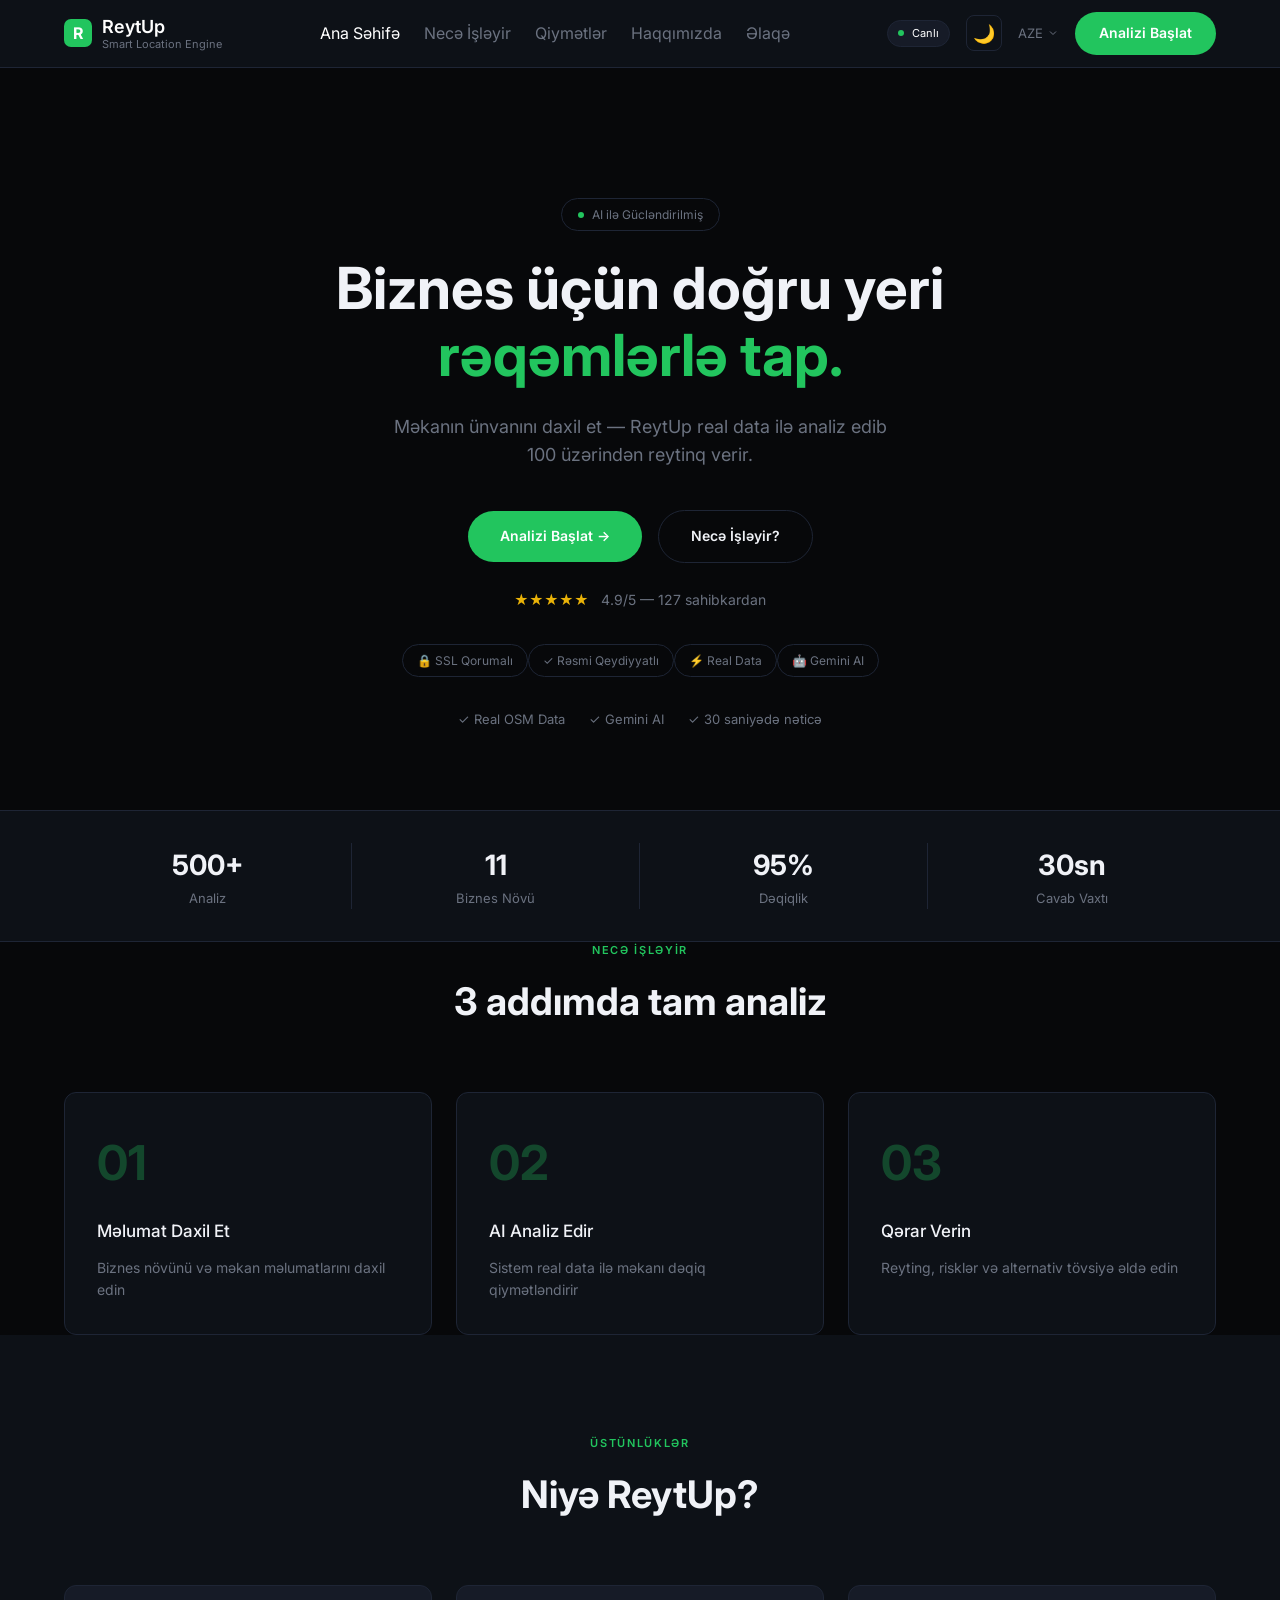
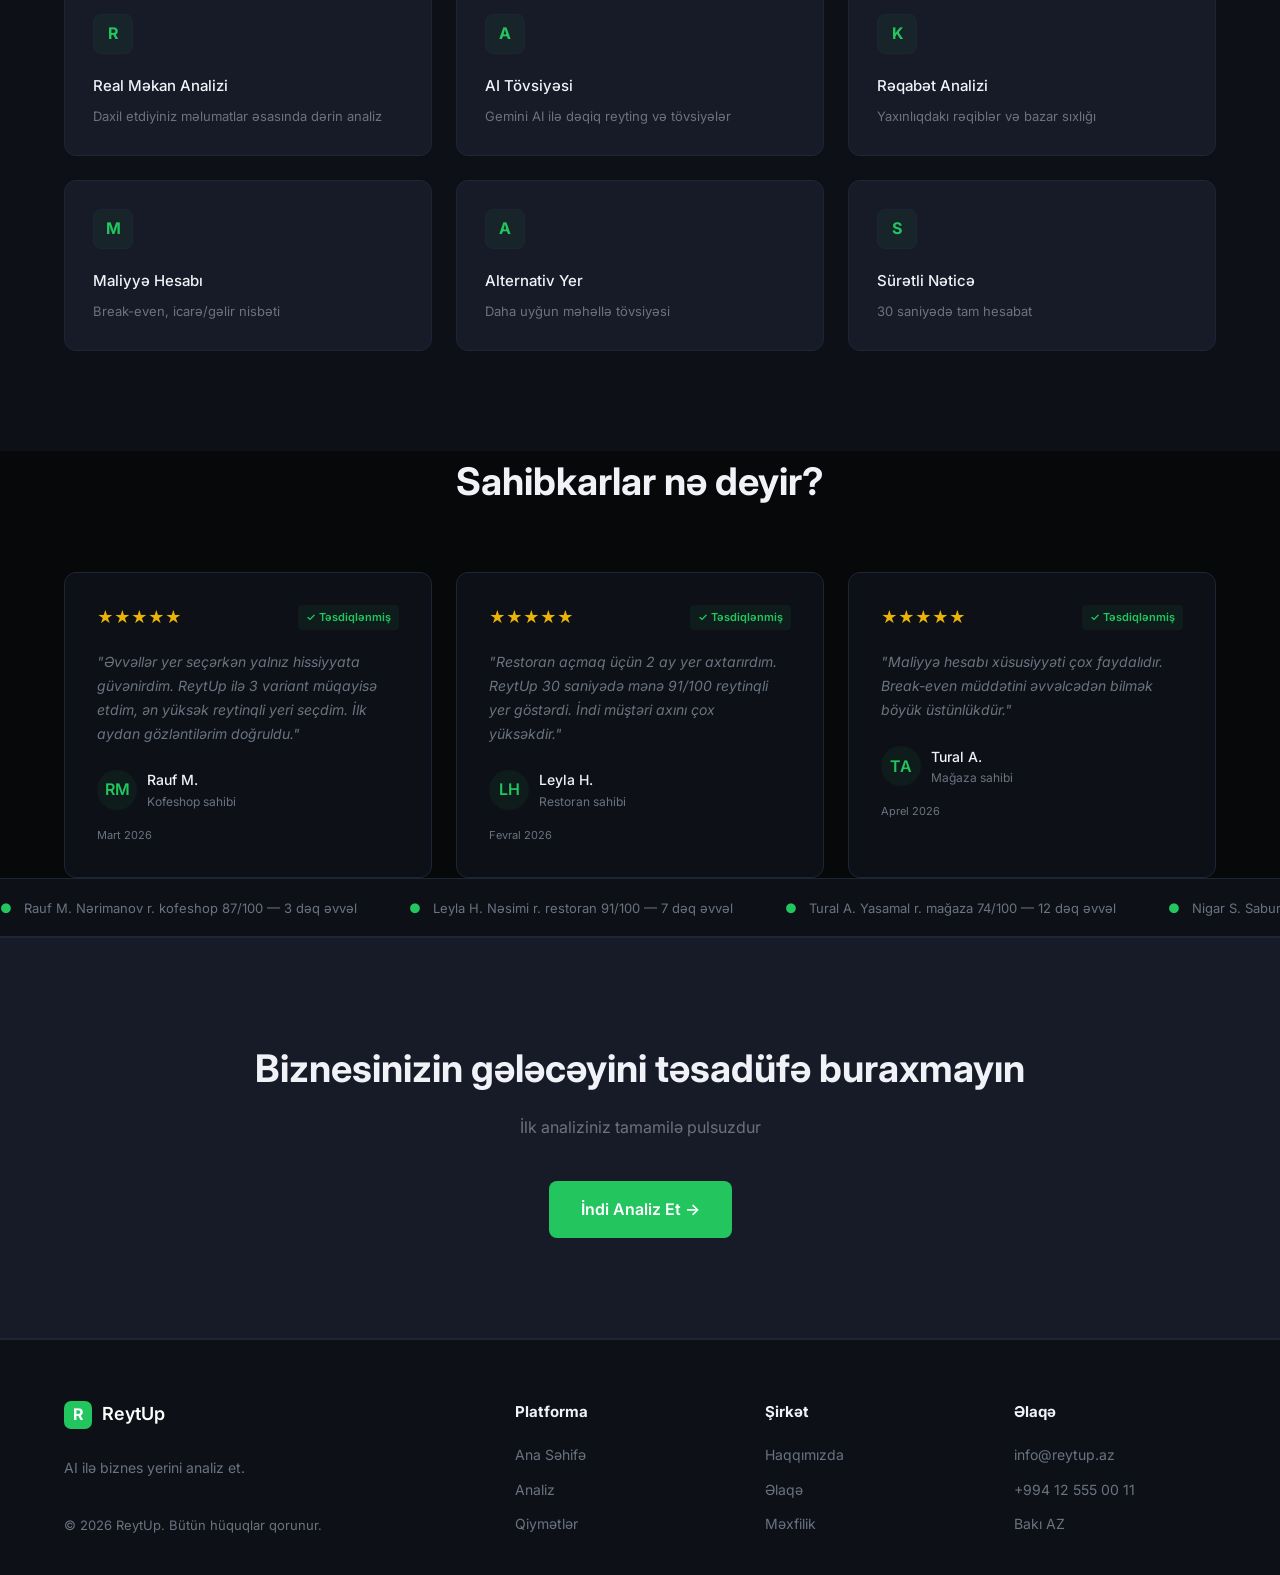
<file: Reytup main/index.html>
<!DOCTYPE html>
<html lang="az">
<head>
    <meta charset="UTF-8">
    <meta name="viewport" content="width=device-width, initial-scale=1.0">
    <title>ReytUp — Biznes üçün doğru yeri rəqəmlərlə tap</title>
    <link rel="stylesheet" href="styles.css">
</head>
<body>

    <div id="nav-container"></div>

    <main>
        <!-- Hero Section -->
        <section class="hero text-center" style="padding: 130px 0 80px;">
            <div class="container">
                <div class="small-badge">
                    <span></span> AI ilə Gücləndirilmiş
                </div>
                <h1 class="h1">
                    Biznes üçün doğru yeri<br>
                    <span style="color: var(--green);">rəqəmlərlə tap.</span>
                </h1>
                <p class="muted" style="max-width: 500px; margin: 24px auto 40px; font-size: 18px;">
                    Məkanın ünvanını daxil et — ReytUp real data ilə analiz edib 100 üzərindən reytinq verir.
                </p>
                <div class="hero-buttons flex items-center justify-center gap-16">
                    <a href="analyze.html" class="btn btn-primary" style="padding: 14px 32px; border-radius: 999px;">Analizi Başlat →</a>
                    <a href="#how" class="btn btn-outline" style="padding: 14px 32px; border-radius: 999px;">Necə İşləyir?</a>
                </div>

                <div class="text-center" style="margin-top: 24px;">
                    <span style="color: var(--yellow); font-size: 14px;">★★★★★</span>
                    <span class="muted" style="font-size: 14px; margin-left: 8px;">4.9/5 — 127 sahibkardan</span>
                </div>

                <div class="flex justify-center flex-mobile-stack gap-12" style="margin-top: 32px;">
                    <div style="border: 1px solid var(--border); border-radius: 999px; padding: 6px 14px; font-size: 12px; color: var(--muted);">🔒 SSL Qorumalı</div>
                    <div style="border: 1px solid var(--border); border-radius: 999px; padding: 6px 14px; font-size: 12px; color: var(--muted);">✓ Rəsmi Qeydiyyatlı</div>
                    <div style="border: 1px solid var(--border); border-radius: 999px; padding: 6px 14px; font-size: 12px; color: var(--muted);">⚡ Real Data</div>
                    <div style="border: 1px solid var(--border); border-radius: 999px; padding: 6px 14px; font-size: 12px; color: var(--muted);">🤖 Gemini AI</div>
                </div>

                <div class="flex justify-center gap-24 muted" style="margin-top: 32px; font-size: 13px;">
                    <span>✓ Real OSM Data</span>
                    <span>✓ Gemini AI</span>
                    <span>✓ 30 saniyədə nəticə</span>
                </div>
            </div>
        </section>

        <!-- Stats Bar -->
        <div style="background: var(--surface); border-top: 1px solid var(--border); border-bottom: 1px solid var(--border); padding: 32px 0;">
            <div class="container grid" style="grid-template-columns: repeat(4, 1fr); text-align: center;">
                <div style="border-right: 1px solid var(--border);">
                    <div style="color: var(--text); font-size: 28px; font-weight: 700;">500+</div>
                    <div class="muted" style="font-size: 13px;">Analiz</div>
                </div>
                <div style="border-right: 1px solid var(--border);">
                    <div style="color: var(--text); font-size: 28px; font-weight: 700;">11</div>
                    <div class="muted" style="font-size: 13px;">Biznes Növü</div>
                </div>
                <div style="border-right: 1px solid var(--border);">
                    <div style="color: var(--text); font-size: 28px; font-weight: 700;">95%</div>
                    <div class="muted" style="font-size: 13px;">Dəqiqlik</div>
                </div>
                <div>
                    <div style="color: var(--text); font-size: 28px; font-weight: 700;">30sn</div>
                    <div class="muted" style="font-size: 13px;">Cavab Vaxtı</div>
                </div>
            </div>
        </div>

        <!-- How It Works -->
        <section id="how" class="container">
            <div class="text-center" style="margin-bottom: 60px;">
                <div style="color: var(--green); font-size: 11px; letter-spacing: 0.15em; font-weight: 600; margin-bottom: 12px;">NECƏ İŞLƏYİR</div>
                <h2 class="h2">3 addımda tam analiz</h2>
            </div>
            <div class="grid grid-3 gap-24" style="grid-template-columns: repeat(3, 1fr);">
                <div class="card">
                    <div style="color: var(--green); font-size: 48px; font-weight: 700; opacity: 0.3; margin-bottom: 16px;">01</div>
                    <h3 style="color: var(--text); font-weight: 500; font-size: 17px; margin-bottom: 12px;">Məlumat Daxil Et</h3>
                    <p class="muted" style="font-size: 14px;">Biznes növünü və məkan məlumatlarını daxil edin</p>
                </div>
                <div class="card">
                    <div style="color: var(--green); font-size: 48px; font-weight: 700; opacity: 0.3; margin-bottom: 16px;">02</div>
                    <h3 style="color: var(--text); font-weight: 500; font-size: 17px; margin-bottom: 12px;">AI Analiz Edir</h3>
                    <p class="muted" style="font-size: 14px;">Sistem real data ilə məkanı dəqiq qiymətləndirir</p>
                </div>
                <div class="card">
                    <div style="color: var(--green); font-size: 48px; font-weight: 700; opacity: 0.3; margin-bottom: 16px;">03</div>
                    <h3 style="color: var(--text); font-weight: 500; font-size: 17px; margin-bottom: 12px;">Qərar Verin</h3>
                    <p class="muted" style="font-size: 14px;">Reyting, risklər və alternativ tövsiyə əldə edin</p>
                </div>
            </div>
        </section>

        <!-- Why ReytUp -->
        <section style="background: var(--surface);">
            <div class="container">
                <div class="text-center" style="margin-bottom: 60px;">
                    <div style="color: var(--green); font-size: 11px; letter-spacing: 0.15em; font-weight: 600; margin-bottom: 12px;">ÜSTÜNLÜKLƏR</div>
                    <h2 class="h2">Niyə ReytUp?</h2>
                </div>
                <div class="grid grid-3 gap-24" style="grid-template-columns: repeat(3, 1fr);">
                    <!-- R -->
                    <div class="card" style="background: var(--surface2); padding: 28px;">
                        <div style="width: 40px; height: 40px; background: var(--green-bg); border: 1px solid var(--border); border-radius: 8px; display: flex; align-items: center; justify-content: center; color: var(--green); font-weight: 700; margin-bottom: 20px;">R</div>
                        <h4 style="color: var(--text); font-weight: 500; font-size: 15px; margin-bottom: 8px;">Real Məkan Analizi</h4>
                        <p class="muted" style="font-size: 13px;">Daxil etdiyiniz məlumatlar əsasında dərin analiz</p>
                    </div>
                    <!-- A -->
                    <div class="card" style="background: var(--surface2); padding: 28px;">
                        <div style="width: 40px; height: 40px; background: var(--green-bg); border: 1px solid var(--border); border-radius: 8px; display: flex; align-items: center; justify-content: center; color: var(--green); font-weight: 700; margin-bottom: 20px;">A</div>
                        <h4 style="color: var(--text); font-weight: 500; font-size: 15px; margin-bottom: 8px;">AI Tövsiyəsi</h4>
                        <p class="muted" style="font-size: 13px;">Gemini AI ilə dəqiq reyting və tövsiyələr</p>
                    </div>
                    <!-- K -->
                    <div class="card" style="background: var(--surface2); padding: 28px;">
                        <div style="width: 40px; height: 40px; background: var(--green-bg); border: 1px solid var(--border); border-radius: 8px; display: flex; align-items: center; justify-content: center; color: var(--green); font-weight: 700; margin-bottom: 20px;">K</div>
                        <h4 style="color: var(--text); font-weight: 500; font-size: 15px; margin-bottom: 8px;">Rəqabət Analizi</h4>
                        <p class="muted" style="font-size: 13px;">Yaxınlıqdakı rəqiblər və bazar sıxlığı</p>
                    </div>
                    <!-- M -->
                    <div class="card" style="background: var(--surface2); padding: 28px;">
                        <div style="width: 40px; height: 40px; background: var(--green-bg); border: 1px solid var(--border); border-radius: 8px; display: flex; align-items: center; justify-content: center; color: var(--green); font-weight: 700; margin-bottom: 20px;">M</div>
                        <h4 style="color: var(--text); font-weight: 500; font-size: 15px; margin-bottom: 8px;">Maliyyə Hesabı</h4>
                        <p class="muted" style="font-size: 13px;">Break-even, icarə/gəlir nisbəti</p>
                    </div>
                    <!-- A -->
                    <div class="card" style="background: var(--surface2); padding: 28px;">
                        <div style="width: 40px; height: 40px; background: var(--green-bg); border: 1px solid var(--border); border-radius: 8px; display: flex; align-items: center; justify-content: center; color: var(--green); font-weight: 700; margin-bottom: 20px;">A</div>
                        <h4 style="color: var(--text); font-weight: 500; font-size: 15px; margin-bottom: 8px;">Alternativ Yer</h4>
                        <p class="muted" style="font-size: 13px;">Daha uyğun məhəllə tövsiyəsi</p>
                    </div>
                    <!-- S -->
                    <div class="card" style="background: var(--surface2); padding: 28px;">
                        <div style="width: 40px; height: 40px; background: var(--green-bg); border: 1px solid var(--border); border-radius: 8px; display: flex; align-items: center; justify-content: center; color: var(--green); font-weight: 700; margin-bottom: 20px;">S</div>
                        <h4 style="color: var(--text); font-weight: 500; font-size: 15px; margin-bottom: 8px;">Sürətli Nəticə</h4>
                        <p class="muted" style="font-size: 13px;">30 saniyədə tam hesabat</p>
                    </div>
                </div>
            </div>
        </section>

        <!-- Testimonials -->
        <section class="container">
            <h2 class="h2 text-center" style="margin-bottom: 60px;">Sahibkarlar nə deyir?</h2>
            <div class="grid grid-3 gap-24" style="grid-template-columns: repeat(3, 1fr);">
                <!-- Testimonial 1 -->
                <div class="card">
                    <div class="flex justify-between items-center" style="margin-bottom: 20px;">
                        <div style="color: var(--yellow);">★★★★★</div>
                        <div style="background: var(--green-bg); color: var(--green); font-size: 11px; padding: 4px 8px; border-radius: 4px; font-weight: 600;">✓ Təsdiqlənmiş</div>
                    </div>
                    <p class="muted" style="font-style: italic; font-size: 14px; line-height: 1.7; margin-bottom: 24px;">
                        "Əvvəllər yer seçərkən yalnız hissiyyata güvənirdim. ReytUp ilə 3 variant müqayisə etdim, ən yüksək reytinqli yeri seçdim. İlk aydan gözləntilərim doğruldu."
                    </p>
                    <div class="flex items-center gap-10">
                        <div style="width: 40px; height: 40px; background: var(--green-bg); border-radius: 50%; display: flex; align-items: center; justify-content: center; color: var(--green); font-weight: 600;">RM</div>
                        <div>
                            <div style="color: var(--text); font-weight: 500; font-size: 14px;">Rauf M.</div>
                            <div class="muted" style="font-size: 12px;">Kofeshop sahibi</div>
                        </div>
                    </div>
                    <div class="muted" style="font-size: 11px; margin-top: 16px;">Mart 2026</div>
                </div>
                <!-- Testimonial 2 -->
                <div class="card">
                    <div class="flex justify-between items-center" style="margin-bottom: 20px;">
                        <div style="color: var(--yellow);">★★★★★</div>
                        <div style="background: var(--green-bg); color: var(--green); font-size: 11px; padding: 4px 8px; border-radius: 4px; font-weight: 600;">✓ Təsdiqlənmiş</div>
                    </div>
                    <p class="muted" style="font-style: italic; font-size: 14px; line-height: 1.7; margin-bottom: 24px;">
                        "Restoran açmaq üçün 2 ay yer axtarırdım. ReytUp 30 saniyədə mənə 91/100 reytinqli yer göstərdi. İndi müştəri axını çox yüksəkdir."
                    </p>
                    <div class="flex items-center gap-10">
                        <div style="width: 40px; height: 40px; background: var(--green-bg); border-radius: 50%; display: flex; align-items: center; justify-content: center; color: var(--green); font-weight: 600;">LH</div>
                        <div>
                            <div style="color: var(--text); font-weight: 500; font-size: 14px;">Leyla H.</div>
                            <div class="muted" style="font-size: 12px;">Restoran sahibi</div>
                        </div>
                    </div>
                    <div class="muted" style="font-size: 11px; margin-top: 16px;">Fevral 2026</div>
                </div>
                <!-- Testimonial 3 -->
                <div class="card">
                    <div class="flex justify-between items-center" style="margin-bottom: 20px;">
                        <div style="color: var(--yellow);">★★★★★</div>
                        <div style="background: var(--green-bg); color: var(--green); font-size: 11px; padding: 4px 8px; border-radius: 4px; font-weight: 600;">✓ Təsdiqlənmiş</div>
                    </div>
                    <p class="muted" style="font-style: italic; font-size: 14px; line-height: 1.7; margin-bottom: 24px;">
                        "Maliyyə hesabı xüsusiyyəti çox faydalıdır. Break-even müddətini əvvəlcədən bilmək böyük üstünlükdür."
                    </p>
                    <div class="flex items-center gap-10">
                        <div style="width: 40px; height: 40px; background: var(--green-bg); border-radius: 50%; display: flex; align-items: center; justify-content: center; color: var(--green); font-weight: 600;">TA</div>
                        <div>
                            <div style="color: var(--text); font-weight: 500; font-size: 14px;">Tural A.</div>
                            <div class="muted" style="font-size: 12px;">Mağaza sahibi</div>
                        </div>
                    </div>
                    <div class="muted" style="font-size: 11px; margin-top: 16px;">Aprel 2026</div>
                </div>
            </div>
        </section>

        <!-- Social Proof Ticker -->
        <div class="ticker-wrap">
            <div class="ticker">
                <div class="ticker-item"><span>●</span> Rauf M. Nərimanov r. kofeshop 87/100 — 3 dəq əvvəl</div>
                <div class="ticker-item"><span>●</span> Leyla H. Nəsimi r. restoran 91/100 — 7 dəq əvvəl</div>
                <div class="ticker-item"><span>●</span> Tural A. Yasamal r. mağaza 74/100 — 12 dəq əvvəl</div>
                <div class="ticker-item"><span>●</span> Nigar S. Sabunçu r. salon 78/100 — 18 dəq əvvəl</div>
                <div class="ticker-item"><span>●</span> Kamran B. Xətai r. fast food 82/100 — 24 dəq əvvəl</div>
                <!-- Duplicate for seamless loop -->
                <div class="ticker-item"><span>●</span> Rauf M. Nərimanov r. kofeshop 87/100 — 3 dəq əvvəl</div>
                <div class="ticker-item"><span>●</span> Leyla H. Nəsimi r. restoran 91/100 — 7 dəq əvvəl</div>
                <div class="ticker-item"><span>●</span> Tural A. Yasamal r. mağaza 74/100 — 12 dəq əvvəl</div>
                <div class="ticker-item"><span>●</span> Nigar S. Sabunçu r. salon 78/100 — 18 dəq əvvəl</div>
                <div class="ticker-item"><span>●</span> Kamran B. Xətai r. fast food 82/100 — 24 dəq əvvəl</div>
            </div>
        </div>

        <!-- CTA Section -->
        <section style="background: var(--surface2); border-top: 1px solid var(--border); border-bottom: 1px solid var(--border);">
            <div class="container text-center">
                <h2 class="h2" style="margin-bottom: 16px;">Biznesinizin gələcəyini təsadüfə buraxmayın</h2>
                <p class="muted" style="margin-bottom: 40px;">İlk analiziniz tamamilə pulsuzdur</p>
                <a href="analyze.html" class="btn btn-primary" style="padding: 16px 32px; font-size: 16px;">İndi Analiz Et →</a>
            </div>
        </section>
    </main>

    <div id="footer-container"></div>

    <script src="nav.js"></script>
</body>
</html>
</file>
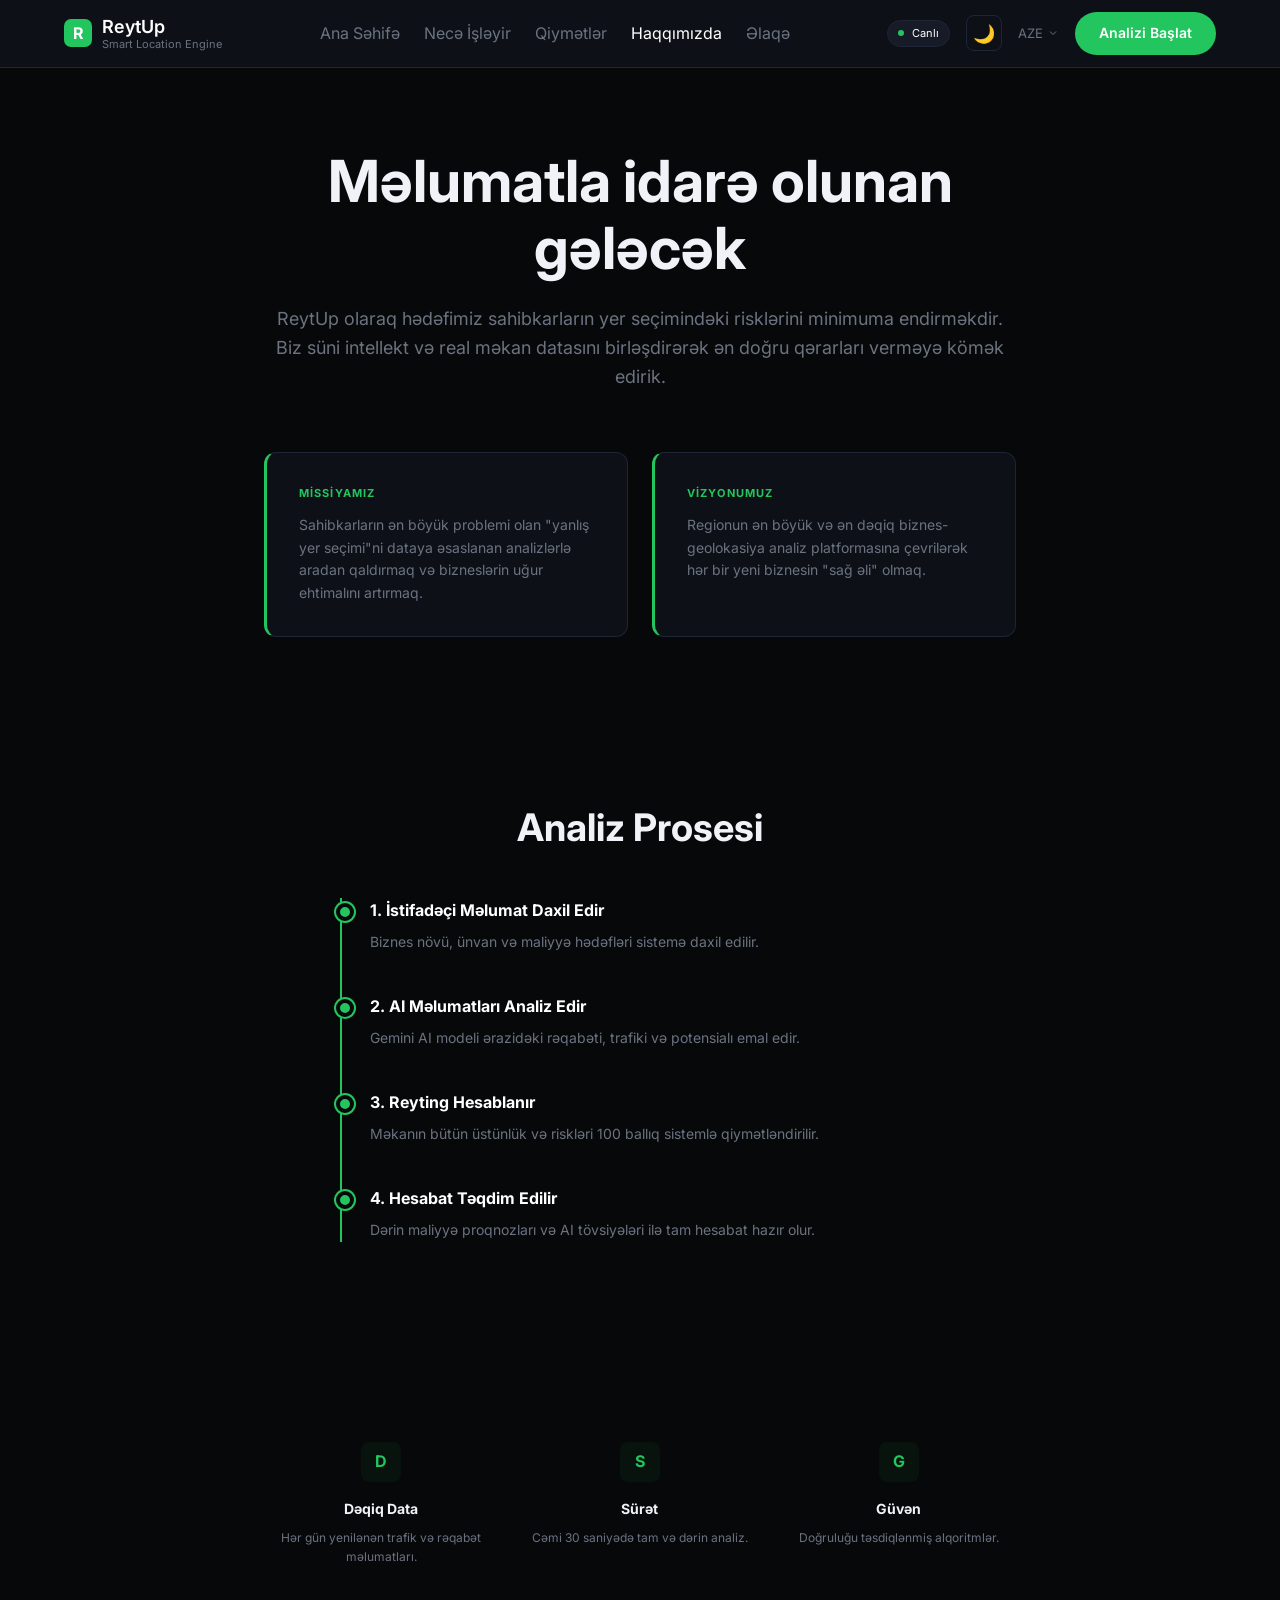
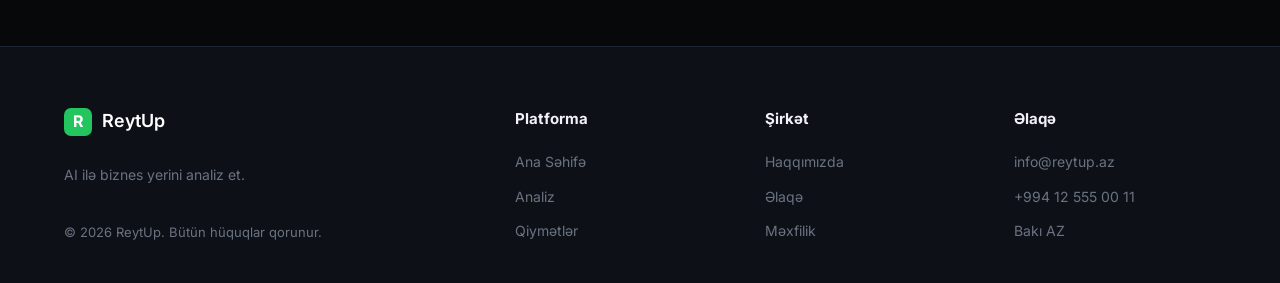
<file: Reytup main/about.html>
<!DOCTYPE html>
<html lang="az">
<head>
    <meta charset="UTF-8">
    <meta name="viewport" content="width=device-width, initial-scale=1.0">
    <title>Haqqımızda — ReytUp</title>
    <link rel="stylesheet" href="styles.css">
    <style>
        .timeline { position: relative; max-width: 600px; margin: 40px auto; padding-left: 30px; }
        .timeline::before { content: ''; position: absolute; left: 0; top: 0; bottom: 0; width: 2px; background: var(--green); }
        .timeline-step { position: relative; margin-bottom: 40px; }
        .timeline-step::before { content: ''; position: absolute; left: -34px; top: 5px; width: 10px; height: 10px; border-radius: 50%; background: var(--green); border: 4px solid var(--bg); box-shadow: 0 0 0 2px var(--green); }
    </style>
</head>
<body>

    <div id="nav-container"></div>

    <main class="container" style="max-width: 800px; padding: 80px 24px;">
        <header class="text-center" style="margin-bottom: 60px;">
            <h1 class="h1">Məlumatla idarə olunan gələcək</h1>
            <p class="muted" style="margin-top: 24px; font-size: 18px;">
                ReytUp olaraq hədəfimiz sahibkarların yer seçimindəki risklərini minimuma endirməkdir.<br>
                Biz süni intellekt və real məkan datasını birləşdirərək ən doğru qərarları verməyə kömək edirik.
            </p>
        </header>

        <div class="grid grid-2 gap-24 flex-mobile-stack" style="grid-template-columns: 1fr 1fr; margin-bottom: 60px;">
            <div class="card" style="border-left: 3px solid var(--green);">
                <div style="color: var(--green); font-size: 11px; letter-spacing: 0.1em; font-weight: 700; margin-bottom: 12px;">MİSSİYAMIZ</div>
                <p class="muted" style="font-size: 14px;">
                    Sahibkarların ən böyük problemi olan "yanlış yer seçimi"ni dataya əsaslanan analizlərlə aradan qaldırmaq və bizneslərin uğur ehtimalını artırmaq.
                </p>
            </div>
            <div class="card" style="border-left: 3px solid var(--green);">
                <div style="color: var(--green); font-size: 11px; letter-spacing: 0.1em; font-weight: 700; margin-bottom: 12px;">VİZYONUMUZ</div>
                <p class="muted" style="font-size: 14px;">
                    Regionun ən böyük və ən dəqiq biznes-geolokasiya analiz platformasına çevrilərək hər bir yeni biznesin "sağ əli" olmaq.
                </p>
            </div>
        </div>

        <section>
            <h2 class="h2 text-center">Analiz Prosesi</h2>
            <div class="timeline">
                <div class="timeline-step">
                    <h3 style="font-size: 16px; color: white; margin-bottom: 8px;">1. İstifadəçi Məlumat Daxil Edir</h3>
                    <p class="muted" style="font-size: 14px;">Biznes növü, ünvan və maliyyə hədəfləri sistemə daxil edilir.</p>
                </div>
                <div class="timeline-step">
                    <h3 style="font-size: 16px; color: white; margin-bottom: 8px;">2. AI Məlumatları Analiz Edir</h3>
                    <p class="muted" style="font-size: 14px;">Gemini AI modeli ərazidəki rəqabəti, trafiki və potensialı emal edir.</p>
                </div>
                <div class="timeline-step">
                    <h3 style="font-size: 16px; color: white; margin-bottom: 8px;">3. Reyting Hesablanır</h3>
                    <p class="muted" style="font-size: 14px;">Məkanın bütün üstünlük və riskləri 100 ballıq sistemlə qiymətləndirilir.</p>
                </div>
                <div class="timeline-step">
                    <h3 style="font-size: 16px; color: white; margin-bottom: 8px;">4. Hesabat Təqdim Edilir</h3>
                    <p class="muted" style="font-size: 14px;">Dərin maliyyə proqnozları və AI tövsiyələri ilə tam hesabat hazır olur.</p>
                </div>
            </div>
        </section>

        <div class="grid grid-3 gap-24" style="grid-template-columns: repeat(3, 1fr); margin-top: 60px;">
            <div class="text-center">
                <div style="width: 40px; height: 40px; background: var(--green-bg); border-radius: 8px; display: flex; align-items: center; justify-content: center; color: var(--green); margin: 0 auto 16px; font-weight: 700;">D</div>
                <h4 style="font-size: 14px; margin-bottom: 8px;">Dəqiq Data</h4>
                <p class="muted" style="font-size: 12px;">Hər gün yenilənən trafik və rəqabət məlumatları.</p>
            </div>
            <div class="text-center">
                <div style="width: 40px; height: 40px; background: var(--green-bg); border-radius: 8px; display: flex; align-items: center; justify-content: center; color: var(--green); margin: 0 auto 16px; font-weight: 700;">S</div>
                <h4 style="font-size: 14px; margin-bottom: 8px;">Sürət</h4>
                <p class="muted" style="font-size: 12px;">Cəmi 30 saniyədə tam və dərin analiz.</p>
            </div>
            <div class="text-center">
                <div style="width: 40px; height: 40px; background: var(--green-bg); border-radius: 8px; display: flex; align-items: center; justify-content: center; color: var(--green); margin: 0 auto 16px; font-weight: 700;">G</div>
                <h4 style="font-size: 14px; margin-bottom: 8px;">Güvən</h4>
                <p class="muted" style="font-size: 12px;">Doğruluğu təsdiqlənmiş alqoritmlər.</p>
            </div>
        </div>
    </main>

    <div id="footer-container"></div>

    <script src="nav.js"></script>
</body>
</html>
</file>
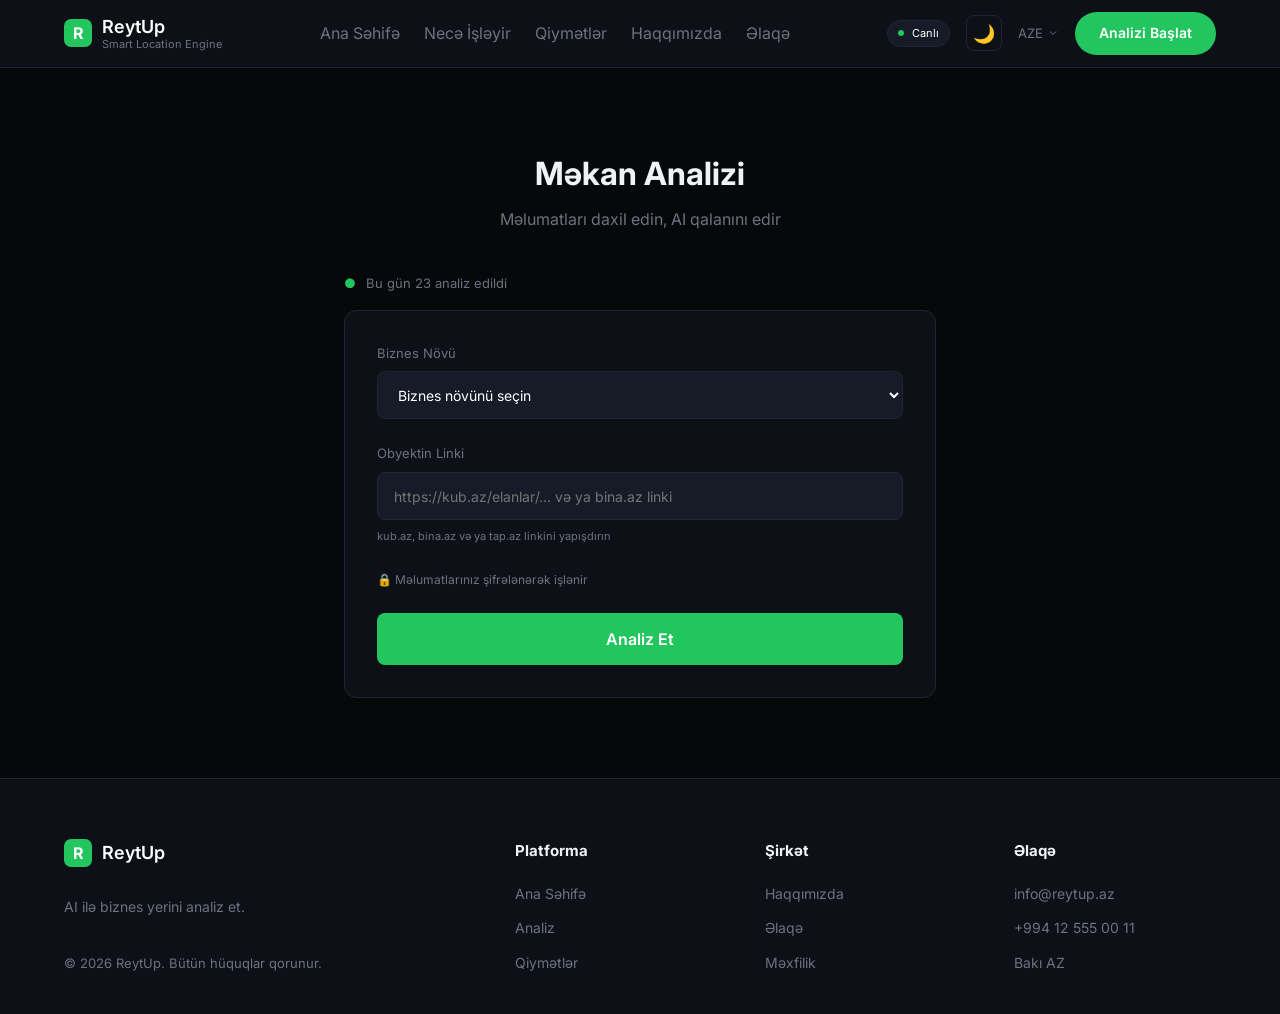
<file: Reytup main/analyze.html>
<!DOCTYPE html>
<html lang="az">
<head>
    <meta charset="UTF-8">
    <meta name="viewport" content="width=device-width, initial-scale=1.0">
    <title>Məkan Analizi — ReytUp</title>
    <link rel="stylesheet" href="styles.css">
    <style>
        .form-group { margin-bottom: 24px; width: 100%; }
        .form-label { display: block; color: var(--muted); font-size: 13px; margin-bottom: 8px; }
        .form-input { 
            width: 100%; background: var(--surface2); border: 1px solid var(--border); 
            border-radius: 8px; height: 48px; color: white; padding: 0 16px; transition: var(--transition);
        }
        .form-input:focus { border-color: var(--green); outline: none; }
        
        /* Loading Styles */
        #loading-state { display: none; margin-top: 32px; }
        .step { display: flex; align-items: center; gap: 12px; margin-bottom: 12px; font-size: 14px; opacity: 0.5; }
        .step.active { opacity: 1; }
        .step.completed { color: var(--green); opacity: 1; }
        .dot { width: 8px; height: 8px; border-radius: 50%; background: var(--border); }
        .step.active .dot { background: var(--green); animation: pulse 1.5s infinite; }
        .step.completed .dot { background: var(--green); }
        
        @keyframes pulse {
            0% { transform: scale(1); opacity: 1; }
            50% { transform: scale(1.5); opacity: 0.5; }
            100% { transform: scale(1); opacity: 1; }
        }

        #progress-bar-container { 
            width: 100%; height: 4px; background: var(--surface2); border-radius: 2px; margin-top: 24px; overflow: hidden;
        }
        #progress-bar-fill { height: 100%; background: var(--green); width: 0%; transition: width 0.3s; }

        /* Results Styles */
        #results-container { display: none; margin-top: 40px; animation: fadeInUp 0.5s ease-out; }
        @keyframes fadeInUp { from { opacity: 0; transform: translateY(20px); } to { opacity: 1; transform: translateY(0); } }

        .score-circle {
            position: relative; width: 120px; height: 120px; display: flex; align-items: center; justify-content: center;
        }
        .score-circle svg { transform: rotate(-90deg); }
        .score-circle .bg { fill: none; stroke: var(--border); stroke-width: 8; }
        .score-circle .progress { fill: none; stroke: var(--green); stroke-width: 8; stroke-linecap: round; transition: stroke-dashoffset 1s ease-out; }
        .score-number { position: absolute; font-size: 32px; font-weight: 700; color: white; }

        .breakdown-bar { height: 6px; background: var(--surface2); border-radius: 3px; position: relative; margin: 8px 0 16px; }
        .breakdown-fill { height: 100%; background: var(--green); border-radius: 3px; position: absolute; left: 0; width: 0; transition: width 1s ease-out; }

        .point-item { display: flex; align-items: center; gap: 10px; margin-bottom: 12px; font-size: 14px; }
        .point-dot { width: 8px; height: 8px; border-radius: 50%; flex-shrink: 0; }
    </style>
</head>
<body>

    <div id="nav-container"></div>

    <main class="container" style="max-width: 640px; padding: 80px 24px;">
        <div class="text-center" style="margin-bottom: 40px;">
            <h1 style="font-size: 32px; font-weight: 700; margin-bottom: 8px;">Məkan Analizi</h1>
            <p class="muted">Məlumatları daxil edin, AI qalanını edir</p>
        </div>

        <div id="live-counter" style="margin-bottom: 16px; font-size: 13px;">
            <span style="color: var(--green); margin-right: 6px;">●</span> 
            <span class="muted">Bu gün <span id="counter-val">23</span> analiz edildi</span>
        </div>

        <div class="card" id="form-card">
            <form id="analyze-form">
                <div class="form-group">
                    <label class="form-label">Biznes Növü</label>
                    <select class="form-input" id="business_type" required>
                        <option value="" disabled selected>Biznes növünü seçin</option>
                        <option value="Kofeshop">Kofeshop</option>
                        <option value="Restoran">Restoran</option>
                        <option value="Fast Food">Fast Food</option>
                        <option value="Mağaza">Mağaza</option>
                        <option value="Gözəllik Salonu">Gözəllik Salonu</option>
                        <option value="Tibb Mərkəzi">Tibb Mərkəzi</option>
                    </select>
                </div>

                <div class="form-group">
                    <label class="form-label">Obyektin Linki</label>
                    <input type="url" class="form-input" id="obyekt_url" placeholder="https://kub.az/elanlar/... və ya bina.az linki" required>
                    <div class="muted" style="font-size: 11px; margin-top: 8px;">kub.az, bina.az və ya tap.az linkini yapışdırın</div>
                </div>

                <div style="margin-bottom: 24px; color: var(--muted); font-size: 12px;">
                    🔒 Məlumatlarınız şifrələnərək işlənir
                </div>

                <button type="submit" class="btn btn-primary" style="width: 100%; height: 52px; font-size: 16px;">Analiz Et</button>
            </form>

            <!-- Loading State -->
            <div id="loading-state">
                <div class="step" id="step-1">
                    <div class="dot"></div>
                    <span>Məlumatlar qəbul edildi</span>
                </div>
                <div class="step" id="step-2">
                    <div class="dot"></div>
                    <span>AI analiz aparır...</span>
                </div>
                <div class="step" id="step-3">
                    <div class="dot"></div>
                    <span>Hesabat hazırlanır</span>
                </div>
                <div id="progress-bar-container">
                    <div id="progress-bar-fill"></div>
                </div>
            </div>
        </div>

        <!-- Results -->
        <div id="results-container">
            <div class="flex justify-between" style="margin-bottom: 12px;">
                 <span class="muted" id="result-id" style="font-size: 11px;">Analiz ID: #RU-8432</span>
                 <span class="muted" id="result-date" style="font-size: 11px;">17.04.2026</span>
            </div>

            <div class="card" style="margin-bottom: 24px;">
                <div class="flex items-center gap-24">
                    <div class="score-circle">
                        <svg width="120" height="120">
                            <circle class="bg" cx="60" cy="60" r="54"></circle>
                            <circle class="progress" id="score-ring" cx="60" cy="60" r="54" stroke-dasharray="339.29" stroke-dashoffset="339.29"></circle>
                        </svg>
                        <div class="score-number"><span id="score-val">0</span><span style="font-size: 14px; opacity: 0.5;">/100</span></div>
                    </div>
                    <div>
                        <div id="verdict-badge" style="display: inline-block; padding: 8px 16px; border-radius: 8px; font-weight: 600; font-size: 14px; margin-bottom: 8px;">Tövsiyə edilir</div>
                        <div class="muted" style="font-size: 12px;">Məlumat mənbəyi: Gemini AI</div>
                    </div>
                </div>

                <div style="margin-top: 32px;">
                    <div class="muted" style="font-size: 11px; letter-spacing: 0.1em; font-weight: 700; margin-bottom: 16px;">XAL BÖLGÜSÜ</div>
                    <div id="breakdown-list">
                        <!-- Bars go here -->
                        <div class="flex justify-between muted" style="font-size: 12px;"><span>Trafik</span> <span>/25</span></div>
                        <div class="breakdown-bar"><div class="breakdown-fill" data-val="22" style="width: 0;"></div></div>
                        
                        <div class="flex justify-between muted" style="font-size: 12px;"><span>Rəqabət</span> <span>/20</span></div>
                        <div class="breakdown-bar"><div class="breakdown-fill" data-val="18" style="width: 0;"></div></div>
                        
                        <div class="flex justify-between muted" style="font-size: 12px;"><span>Maliyyə</span> <span>/20</span></div>
                        <div class="breakdown-bar"><div class="breakdown-fill" data-val="15" style="width: 0;"></div></div>
                    </div>
                </div>
            </div>

            <div class="grid gap-24 flex-mobile-stack" style="grid-template-columns: 1fr 1fr; margin-bottom: 24px;">
                <div class="card" style="padding: 24px;">
                    <h4 style="font-size: 15px; margin-bottom: 16px;">Müsbət Tərəflər</h4>
                    <div id="positives-list"></div>
                </div>
                <div class="card" style="padding: 24px;">
                    <h4 style="font-size: 15px; margin-bottom: 16px;">Risklər</h4>
                    <div id="negatives-list"></div>
                </div>
            </div>

            <div class="grid gap-24 flex-mobile-stack" style="grid-template-columns: 1fr 1fr; margin-bottom: 24px;">
                <div class="card text-center" style="padding: 20px;">
                    <div class="muted" style="font-size: 12px; margin-bottom: 4px;">Break-even</div>
                    <div style="font-size: 24px; font-weight: 700;" id="stat-breakeven">-- ay</div>
                </div>
                <div class="card text-center" style="padding: 20px;">
                    <div class="muted" style="font-size: 12px; margin-bottom: 4px;">İcarə/Gəlir</div>
                    <div style="font-size: 24px; font-weight: 700;" id="stat-ratio">--%</div>
                </div>
            </div>

            <div class="card" style="border-left: 3px solid var(--green); padding: 20px; margin-bottom: 24px;">
                <div style="color: var(--green); font-size: 10px; letter-spacing: 0.1em; font-weight: 700; margin-bottom: 8px;">TÖVSİYƏ OLUNAN ALTERNATİV</div>
                <div style="font-weight: 600; font-size: 18px; margin-bottom: 4px;" id="alt-name">--</div>
                <p class="muted" style="font-size: 14px;" id="alt-reason">--</p>
            </div>

            <div class="card" style="background: var(--surface); text-align: center; font-style: italic; font-size: 13px; color: var(--muted); margin-bottom: 32px;">
                <p id="result-summary">--</p>
            </div>

            <button class="btn btn-outline" id="reset-btn" style="width: 100%; border-color: var(--green); color: var(--green);">Yeni Analiz</button>
        </div>
    </main>

    <div id="footer-container"></div>

    <script src="nav.js"></script>
    <script>
        // Live Counter logic
        const counterVal = document.getElementById('counter-val');
        let count = 23;
        setInterval(() => {
            count += Math.floor(Math.random() * 3) - 1;
            if (count < 18) count = 18;
            if (count > 35) count = 35;
            counterVal.textContent = count;
        }, 30000);

        const form = document.getElementById('analyze-form');
        const formCard = document.getElementById('form-card');
        const loadingState = document.getElementById('loading-state');
        const resultsContainer = document.getElementById('results-container');
        const progressBar = document.getElementById('progress-bar-fill');

        form.addEventListener('submit', async (e) => {
            e.preventDefault();
            
            // Collect data
            const formData = {
                url: document.getElementById('obyekt_url').value,
                business_type: document.getElementById('business_type').value
            };

            // Switch UI to loading
            form.style.display = 'none';
            loadingState.style.display = 'block';

            try {
                // Step-by-step loading animation
                updateLoading(1, 10);
                
                // Start API Call immediately while animating steps
                const apiPromise = fetch('https://shakarzade.app.n8n.cloud/webhook/analyze', {
                    method: 'POST',
                    headers: { 'Content-Type': 'application/json' },
                    body: JSON.stringify(formData)
                });

                await delay(2000);
                updateLoading(2, 40);
                
                await delay(3000);
                updateLoading(3, 70);

                const response = await apiPromise;
                const data = await response.json();
                
                updateLoading(4, 100);
                await delay(500);

                renderResults(data);
            } catch (err) {
                console.error(err);
                alert('Xəta baş verdi. Zəhmət olmasa yenidən yoxlayın.');
                location.reload();
            }
        });

        function updateLoading(step, progress) {
            progressBar.style.width = progress + '%';
            if (step > 0) {
                const prev = document.getElementById(`step-${step-1}`);
                if (prev) prev.classList.add('completed');
                const curr = document.getElementById(`step-${step}`);
                if (curr) curr.classList.add('active');
            }
        }

        function delay(ms) { return new Promise(res => setTimeout(res, ms)); }

        function renderResults(data) {
            loadingState.style.display = 'none';
            formCard.style.display = 'none';
            resultsContainer.style.display = 'block';

            // Set Meta
            document.getElementById('result-id').textContent = 'Analiz ID: #RU-' + Math.floor(1000 + Math.random() * 9000);
            document.getElementById('result-date').textContent = new Date().toLocaleDateString('az-AZ');

            // Score animation
            const score = data.score || 85;
            const scoreVal = document.getElementById('score-val');
            const ring = document.getElementById('score-ring');
            const circumference = 339.29;
            
            let current = 0;
            const interval = setInterval(() => {
                if (current >= score) {
                    clearInterval(interval);
                } else {
                    current++;
                    scoreVal.textContent = current;
                    const offset = circumference - (current / 100) * circumference;
                    ring.style.strokeDashoffset = offset;
                }
            }, 20);

            // Verdict badge color
            const badge = document.getElementById('verdict-badge');
            if (score >= 80) {
                badge.textContent = 'Tövsiyə edilir';
                badge.style.background = 'var(--green-bg)';
                badge.style.color = 'var(--green)';
                ring.style.stroke = 'var(--green)';
            } else if (score >= 60) {
                badge.textContent = 'Risklidir';
                badge.style.background = 'rgba(234,179,8,0.1)';
                badge.style.color = 'var(--yellow)';
                ring.style.stroke = 'var(--yellow)';
            } else {
                badge.textContent = 'Tövsiyə edilmir';
                badge.style.background = 'var(--red-bg)';
                badge.style.color = 'var(--red)';
                ring.style.stroke = 'var(--red)';
            }

            // Breakdown bars
            const bars = document.querySelectorAll('.breakdown-fill');
            setTimeout(() => {
                bars.forEach((bar, i) => {
                    // Logic for breakdown values from data or mock
                    const vals = [data.traffic_score || 20, data.competition_score || 18, data.finance_score || 15];
                    const maxs = [25, 20, 20];
                    bar.style.width = (vals[i] / maxs[i] * 100) + '%';
                });
            }, 100);

            // Lists
            const posList = document.getElementById('positives-list');
            const negList = document.getElementById('negatives-list');
            
            (data.positives || ["Yüksək piyada trafiki", "Rəqabət azlığı", "Görünürlük yaxşı"]).forEach(text => {
                posList.innerHTML += `<div class="point-item"><div class="point-dot" style="background: var(--green);"></div><span>${text}</span></div>`;
            });
            
            (data.negatives || ["Yüksək icarə haqqı", "Parkinq problemi"]).forEach(text => {
                negList.innerHTML += `<div class="point-item"><div class="point-dot" style="background: var(--red);"></div><span>${text}</span></div>`;
            });

            // Stats
            document.getElementById('stat-breakeven').textContent = (data.breakeven_months || 14) + ' ay';
            document.getElementById('stat-ratio').textContent = (data.rent_income_ratio || 18) + '%';

            // Alternative
            document.getElementById('alt-name').textContent = data.alternative_location || "Nəsimi r., 28 May m/s yaxınlığı";
            document.getElementById('alt-reason').textContent = data.alternative_reason || "Bu biznes növü üçün daha yüksək müştəri sıxlığı olan ərazidir.";
            
            // Summary
            document.getElementById('result-summary').textContent = data.summary || "Bu məkan ümumilikdə biznesiniz üçün uyğundur, lakin maliyyə risklərinə diqqət yetirilməlidir.";
        }

        document.getElementById('reset-btn').addEventListener('click', () => {
            resultsContainer.style.display = 'none';
            formCard.style.display = 'block';
            form.style.display = 'block';
            form.reset();
            // Clear lists
            document.getElementById('positives-list').innerHTML = '';
            document.getElementById('negatives-list').innerHTML = '';
            // Reset Progress
            progressBar.style.width = '0%';
            document.querySelectorAll('.step').forEach(s => s.className = 'step');
        });
    </script>
</body>
</html>
</file>
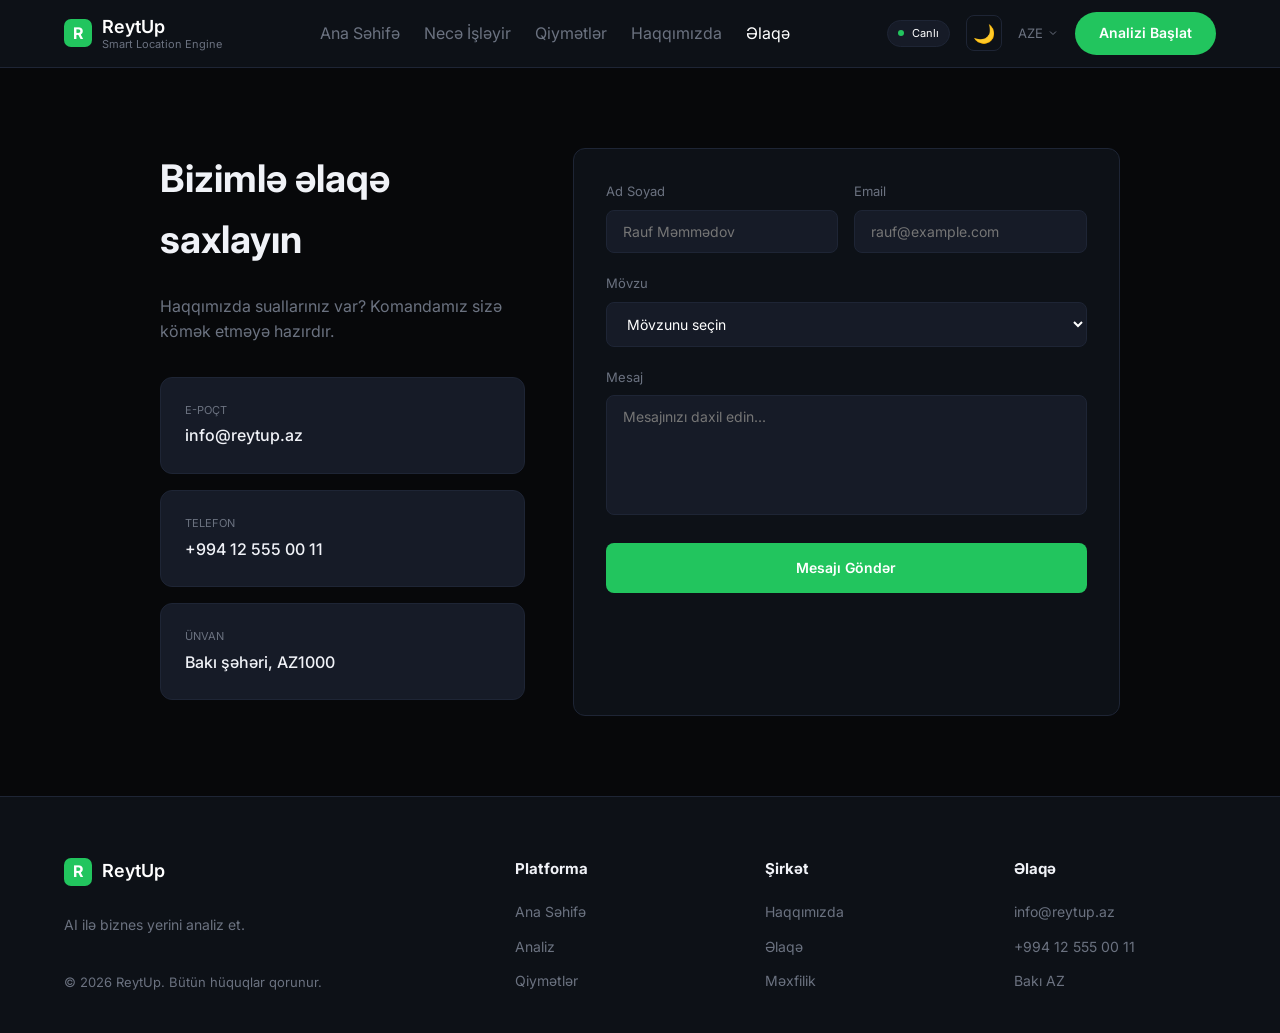
<file: Reytup main/contact.html>
<!DOCTYPE html>
<html lang="az">
<head>
    <meta charset="UTF-8">
    <meta name="viewport" content="width=device-width, initial-scale=1.0">
    <title>Əlaqə — ReytUp</title>
    <link rel="stylesheet" href="styles.css">
    <style>
        .contact-grid { display: grid; grid-template-columns: 1fr 1.5fr; gap: 48px; max-width: 960px; margin: 0 auto; }
        .contact-info-card { background: var(--surface2); border: 1px solid var(--border); border-radius: 12px; padding: 24px; margin-bottom: 16px; transition: var(--transition); }
        .contact-info-card:hover { border-color: var(--green); }
        .form-label { display: block; color: var(--muted); font-size: 13px; margin-bottom: 8px; }
        .form-input { 
            width: 100%; background: var(--surface2); border: 1px solid var(--border); 
            border-radius: 8px; padding: 12px 16px; color: white; transition: var(--transition); margin-bottom: 20px;
        }
        .form-input:focus { border-color: var(--green); outline: none; }
        textarea.form-input { height: 120px; resize: none; }
        
        #success-msg { display: none; background: var(--green-bg); color: var(--green); border: 1px solid var(--green); border-radius: 12px; padding: 32px; text-align: center; }
    </style>
</head>
<body>

    <div id="nav-container"></div>

    <main class="container" style="padding: 80px 24px;">
        <div class="contact-grid flex-mobile-stack">
            <!-- Left: Info -->
            <div>
                <h2 class="h2">Bizimlə əlaqə saxlayın</h2>
                <p class="muted" style="margin-bottom: 32px;">Haqqımızda suallarınız var? Komandamız sizə kömək etməyə hazırdır.</p>
                
                <div class="contact-info-card">
                    <div style="color: var(--muted); font-size: 11px; margin-bottom: 4px;">E-POÇT</div>
                    <div style="font-weight: 500;">info@reytup.az</div>
                </div>
                
                <div class="contact-info-card">
                    <div style="color: var(--muted); font-size: 11px; margin-bottom: 4px;">TELEFON</div>
                    <div style="font-weight: 500;">+994 12 555 00 11</div>
                </div>
                
                <div class="contact-info-card">
                    <div style="color: var(--muted); font-size: 11px; margin-bottom: 4px;">ÜNVAN</div>
                    <div style="font-weight: 500;">Bakı şəhəri, AZ1000</div>
                </div>
            </div>

            <!-- Right: Form -->
            <div class="card" id="form-card">
                <form id="contact-form">
                    <div class="grid grid-2 gap-16" style="grid-template-columns: 1fr 1fr;">
                        <div>
                            <label class="form-label">Ad Soyad</label>
                            <input type="text" class="form-input" placeholder="Rauf Məmmədov" required>
                        </div>
                        <div>
                            <label class="form-label">Email</label>
                            <input type="email" class="form-input" placeholder="rauf@example.com" required>
                        </div>
                    </div>
                    
                    <label class="form-label">Mövzu</label>
                    <select class="form-input" required>
                        <option value="" disabled selected>Mövzunu seçin</option>
                        <option value="Destek">Texniki Dəstək</option>
                        <option value="Satis">Satış və Qiymətlər</option>
                        <option value="Emekdashliq">Əməkdaşlıq</option>
                        <option value="Diger">Digər</option>
                    </select>
                    
                    <label class="form-label">Mesaj</label>
                    <textarea class="form-input" placeholder="Mesajınızı daxil edin..."></textarea>
                    
                    <button type="submit" class="btn btn-primary" style="width: 100%; height: 50px;">Mesajı Göndər</button>
                </form>

                <div id="success-msg">
                    <div style="font-size: 32px; margin-bottom: 16px;">✉️</div>
                    <h3 style="margin-bottom: 8px;">Mesajınız göndərildi!</h3>
                    <p style="font-size: 14px; opacity: 0.8;">Qısa zamanda sizinlə əlaqə saxlayacağıq.</p>
                    <button class="btn btn-outline" style="margin-top: 24px; border-color: var(--green); color: var(--green);" onclick="location.reload()">Yeni Mesaj</button>
                </div>
            </div>
        </div>
    </main>

    <div id="footer-container"></div>

    <script src="nav.js"></script>
    <script>
        document.getElementById('contact-form').addEventListener('submit', (e) => {
            e.preventDefault();
            document.getElementById('contact-form').style.display = 'none';
            document.getElementById('success-msg').style.display = 'block';
        });
    </script>
</body>
</html>
</file>
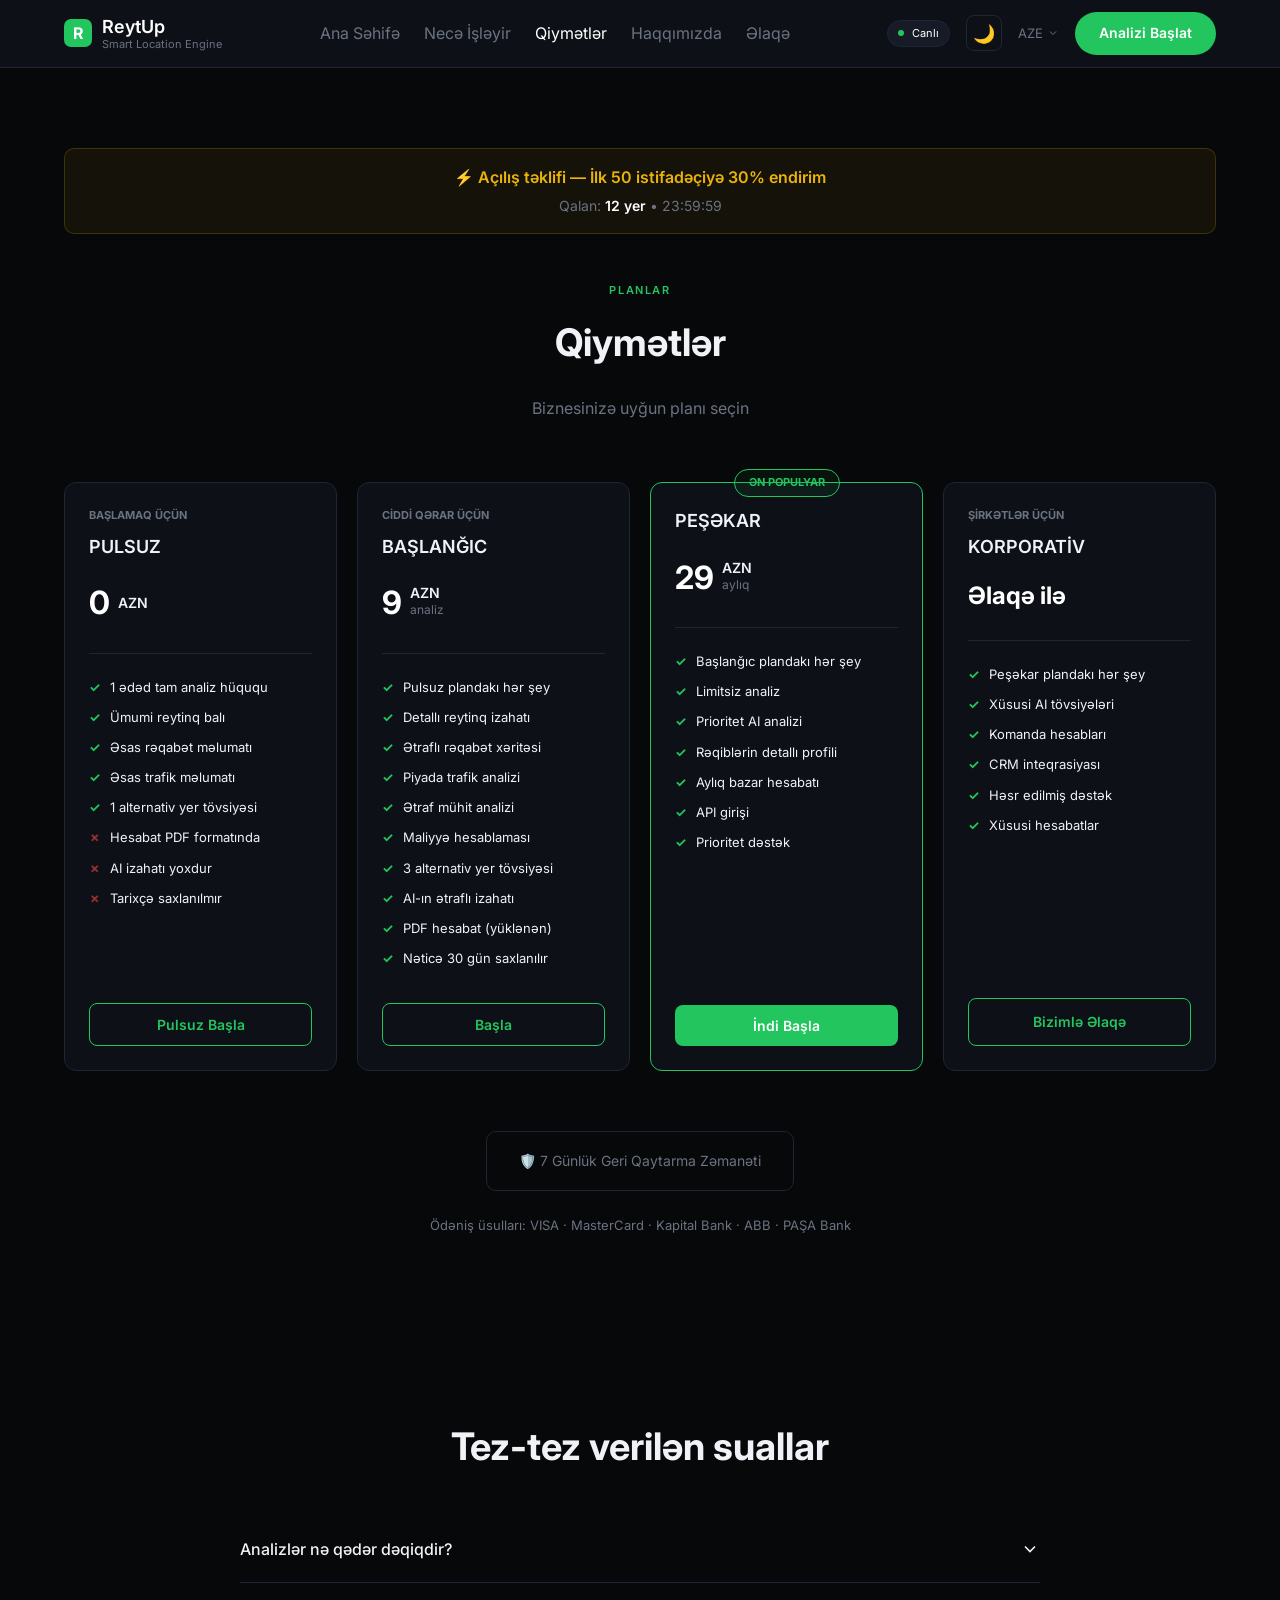
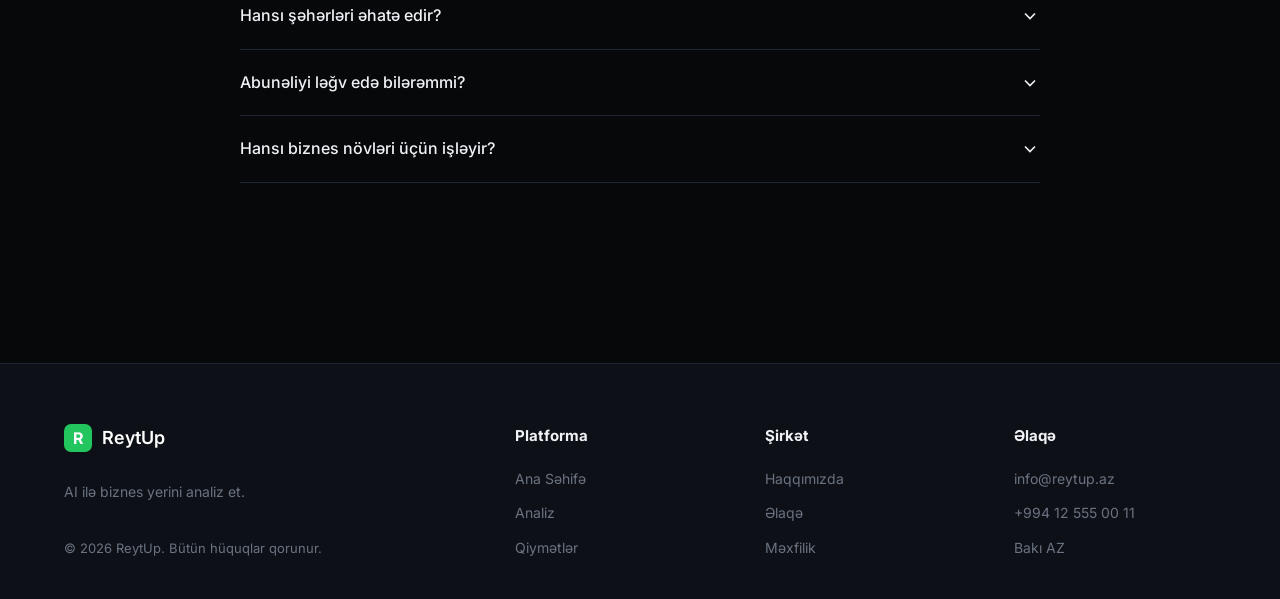
<file: Reytup main/pricing.html>
<!DOCTYPE html>
<html lang="az">
<head>
    <meta charset="UTF-8">
    <meta name="viewport" content="width=device-width, initial-scale=1.0">
    <title>Qiymətlər — ReytUp</title>
    <link rel="stylesheet" href="styles.css">
    <style>
        .pricing-grid { display: grid; grid-template-columns: repeat(4, 1fr); gap: 20px; max-width: 1200px; margin: 0 auto; }
        .feature-list { margin: 24px 0; }
        .feature-item { display: flex; align-items: flex-start; gap: 10px; margin-bottom: 12px; font-size: 13px; line-height: 1.4; }
        .check { color: var(--green); font-weight: 700; flex-shrink: 0; }
        .cross { color: var(--red); font-weight: 700; flex-shrink: 0; opacity: 0.6; }
        
        /* Accordion */
        .faq-item { border-bottom: 1px solid var(--border); padding: 20px 0; cursor: pointer; }
        .faq-question { display: flex; justify-content: space-between; align-items: center; font-weight: 500; }
        .faq-answer { display: none; margin-top: 12px; color: var(--muted); font-size: 14px; line-height: 1.6; }
        .faq-item.active .faq-answer { display: block; }
        .faq-item.active svg { transform: rotate(180deg); }
        .faq-question svg { transition: transform 0.3s; }

        @media (max-width: 1024px) {
            .pricing-grid { grid-template-columns: repeat(2, 1fr); }
        }
        @media (max-width: 640px) {
            .pricing-grid { grid-template-columns: 1fr; }
        }
    </style>
</head>
<body>

    <div id="nav-container"></div>

    <main class="container" style="padding: 80px 24px;">
        <!-- Urgency Banner -->
        <div style="background: rgba(234,179,8,0.06); border: 1px solid rgba(234,179,8,0.2); border-radius: 10px; padding: 16px; text-align: center; margin-bottom: 48px;">
            <div style="color: var(--yellow); font-weight: 600; margin-bottom: 4px;">⚡ Açılış təklifi — İlk 50 istifadəçiyə 30% endirim</div>
            <div class="muted" style="font-size: 14px;">Qalan: <span style="color: white; font-weight: 600;">12 yer</span> • <span id="countdown">23:59:59</span></div>
        </div>

        <header class="text-center" style="margin-bottom: 60px;">
            <div style="color: var(--green); font-size: 11px; letter-spacing: 0.15em; font-weight: 600; margin-bottom: 12px;">PLANLAR</div>
            <h2 class="h2">Qiymətlər</h2>
            <p class="muted">Biznesinizə uyğun planı seçin</p>
        </header>

        <div class="pricing-grid">
            <!-- PULSUZ -->
            <div class="card" style="display: flex; flex-direction: column; padding: 24px;">
                <div>
                    <div style="color: var(--muted); font-size: 11px; font-weight: 700; margin-bottom: 8px;">BAŞLAMAQ ÜÇÜN</div>
                    <h3 style="font-size: 18px; font-weight: 600; margin-bottom: 16px;">PULSUZ</h3>
                    <div class="flex items-center" style="margin-bottom: 24px;">
                        <span style="font-size: 32px; font-weight: 700; color: white;">0</span>
                        <div style="margin-left: 8px;">
                            <div style="font-weight: 600; font-size: 14px; line-height: 1;">AZN</div>
                        </div>
                    </div>
                </div>
                <div style="height: 1px; background: var(--border); width: 100%;"></div>
                <div class="feature-list">
                    <div class="feature-item"><span class="check">✓</span> 1 ədəd tam analiz hüququ</div>
                    <div class="feature-item"><span class="check">✓</span> Ümumi reytinq balı</div>
                    <div class="feature-item"><span class="check">✓</span> Əsas rəqabət məlumatı</div>
                    <div class="feature-item"><span class="check">✓</span> Əsas trafik məlumatı</div>
                    <div class="feature-item"><span class="check">✓</span> 1 alternativ yer tövsiyəsi</div>
                    <div class="feature-item"><span class="cross">✗</span> Hesabat PDF formatında</div>
                    <div class="feature-item"><span class="cross">✗</span> AI izahatı yoxdur</div>
                    <div class="feature-item"><span class="cross">✗</span> Tarixçə saxlanılmır</div>
                </div>
                <button class="btn btn-outline" style="width: 100%; border-color: var(--green); color: var(--green); margin-top: auto;">Pulsuz Başla</button>
            </div>

            <!-- BAŞLANĞIC -->
            <div class="card" style="display: flex; flex-direction: column; padding: 24px;">
                <div>
                    <div style="color: var(--muted); font-size: 11px; font-weight: 700; margin-bottom: 8px;">CİDDİ QƏRAR ÜÇÜN</div>
                    <h3 style="font-size: 18px; font-weight: 600; margin-bottom: 16px;">BAŞLANĞIC</h3>
                    <div class="flex items-center" style="margin-bottom: 24px;">
                        <span style="font-size: 32px; font-weight: 700; color: white;">9</span>
                        <div style="margin-left: 8px;">
                            <div style="font-weight: 600; font-size: 14px; line-height: 1;">AZN</div>
                            <div class="muted" style="font-size: 12px;">analiz</div>
                        </div>
                    </div>
                </div>
                <div style="height: 1px; background: var(--border); width: 100%;"></div>
                <div class="feature-list">
                    <div class="feature-item"><span class="check">✓</span> Pulsuz plandakı hər şey</div>
                    <div class="feature-item"><span class="check">✓</span> Detallı reytinq izahatı</div>
                    <div class="feature-item"><span class="check">✓</span> Ətraflı rəqabət xəritəsi</div>
                    <div class="feature-item"><span class="check">✓</span> Piyada trafik analizi</div>
                    <div class="feature-item"><span class="check">✓</span> Ətraf mühit analizi</div>
                    <div class="feature-item"><span class="check">✓</span> Maliyyə hesablaması</div>
                    <div class="feature-item"><span class="check">✓</span> 3 alternativ yer tövsiyəsi</div>
                    <div class="feature-item"><span class="check">✓</span> AI-ın ətraflı izahatı</div>
                    <div class="feature-item"><span class="check">✓</span> PDF hesabat (yüklənən)</div>
                    <div class="feature-item"><span class="check">✓</span> Nəticə 30 gün saxlanılır</div>
                </div>
                <button class="btn btn-outline" style="width: 100%; border-color: var(--green); color: var(--green); margin-top: auto;">Başla</button>
            </div>

            <!-- PEŞƏKAR -->
            <div class="card" style="display: flex; flex-direction: column; padding: 24px; position: relative; border-color: var(--green);">
                <div style="position: absolute; top: -14px; left: 50%; transform: translateX(-50%); background: var(--green-bg); color: var(--green); font-size: 11px; padding: 4px 14px; border-radius: 999px; font-weight: 700; border: 1px solid var(--green);">ƏN POPULYAR</div>
                <div>
                    <h3 style="font-size: 18px; font-weight: 600; margin-bottom: 16px;">PEŞƏKAR</h3>
                    <div class="flex items-center" style="margin-bottom: 24px;">
                        <span style="font-size: 32px; font-weight: 700; color: white;">29</span>
                        <div style="margin-left: 8px;">
                            <div style="font-weight: 600; font-size: 14px; line-height: 1;">AZN</div>
                            <div class="muted" style="font-size: 12px;">aylıq</div>
                        </div>
                    </div>
                </div>
                <div style="height: 1px; background: var(--border); width: 100%;"></div>
                <div class="feature-list">
                    <div class="feature-item"><span class="check">✓</span> Başlanğıc plandakı hər şey</div>
                    <div class="feature-item"><span class="check">✓</span> Limitsiz analiz</div>
                    <div class="feature-item"><span class="check">✓</span> Prioritet AI analizi</div>
                    <div class="feature-item"><span class="check">✓</span> Rəqiblərin detallı profili</div>
                    <div class="feature-item"><span class="check">✓</span> Aylıq bazar hesabatı</div>
                    <div class="feature-item"><span class="check">✓</span> API girişi</div>
                    <div class="feature-item"><span class="check">✓</span> Prioritet dəstək</div>
                </div>
                <button class="btn btn-primary" style="width: 100%; margin-top: auto;">İndi Başla</button>
            </div>

            <!-- KORPORATİV -->
            <div class="card" style="display: flex; flex-direction: column; padding: 24px;">
                <div>
                    <div style="color: var(--muted); font-size: 11px; font-weight: 700; margin-bottom: 8px;">ŞİRKƏTLƏR ÜÇÜN</div>
                    <h3 style="font-size: 18px; font-weight: 600; margin-bottom: 16px;">KORPORATİV</h3>
                    <div class="flex items-center" style="margin-bottom: 24px;">
                        <span style="font-size: 24px; font-weight: 700; color: white;">Əlaqə ilə</span>
                    </div>
                </div>
                <div style="height: 1px; background: var(--border); width: 100%;"></div>
                <div class="feature-list">
                    <div class="feature-item"><span class="check">✓</span> Peşəkar plandakı hər şey</div>
                    <div class="feature-item"><span class="check">✓</span> Xüsusi AI tövsiyələri</div>
                    <div class="feature-item"><span class="check">✓</span> Komanda hesabları</div>
                    <div class="feature-item"><span class="check">✓</span> CRM inteqrasiyası</div>
                    <div class="feature-item"><span class="check">✓</span> Həsr edilmiş dəstək</div>
                    <div class="feature-item"><span class="check">✓</span> Xüsusi hesabatlar</div>
                </div>
                <a href="contact.html" class="btn btn-outline" style="width: 100%; border-color: var(--green); color: var(--green); margin-top: auto;">Bizimlə Əlaqə</a>
            </div>
        </div>

        <div class="text-center" style="margin-top: 60px;">
            <div style="display: inline-block; border: 1px solid var(--border); border-radius: 10px; padding: 16px 32px;">
                <span class="muted" style="font-size: 14px;">🛡️ 7 Günlük Geri Qaytarma Zəmanəti</span>
            </div>
            <div class="muted" style="margin-top: 24px; font-size: 13px;">
                Ödəniş üsulları: VISA · MasterCard · Kapital Bank · ABB · PAŞA Bank
            </div>
        </div>

        <!-- FAQ -->
        <section style="max-width: 800px; margin: 80px auto 0;">
            <h2 class="h2 text-center">Tez-tez verilən suallar</h2>
            <div class="faq-container" style="margin-top: 40px;">
                <div class="faq-item">
                    <div class="faq-question">
                        <span>Analizlər nə qədər dəqiqdir?</span>
                        <svg width="20" height="20" viewBox="0 0 24 24" fill="none" stroke="currentColor" stroke-width="2"><polyline points="6 9 12 15 18 9"></polyline></svg>
                    </div>
                    <div class="faq-answer">
                        ReytUp real OSM (OpenStreetMap) datası və rəsmi statistikalar əsasında analiz aparır. Gemini AI modelimiz bu datanı emal edərək 95% dəqiqliklə nəticələr təqdim edir.
                    </div>
                </div>
                <div class="faq-item">
                    <div class="faq-question">
                        <span>Hansı şəhərləri əhatə edir?</span>
                        <svg width="20" height="20" viewBox="0 0 24 24" fill="none" stroke="currentColor" stroke-width="2"><polyline points="6 9 12 15 18 9"></polyline></svg>
                    </div>
                    <div class="faq-answer">
                        Hazırda Bakı, Sumqayıt və Abşeron rayonlarını tam əhatə edirik. Tezliklə digər regionlar üçün də xidmətimiz aktiv olacaq.
                    </div>
                </div>
                <div class="faq-item">
                    <div class="faq-question">
                        <span>Abunəliyi ləğv edə bilərəmmi?</span>
                        <svg width="20" height="20" viewBox="0 0 24 24" fill="none" stroke="currentColor" stroke-width="2"><polyline points="6 9 12 15 18 9"></polyline></svg>
                    </div>
                    <div class="faq-answer">
                        Bəli, istənilən vaxt abunəliyi dayandıra bilərsiniz. Ödəniş dövrünün sonuna qədər xidmətdən yararlanmağa davam edəcəksiniz.
                    </div>
                </div>
                <div class="faq-item">
                    <div class="faq-question">
                        <span>Hansı biznes növləri üçün işləyir?</span>
                        <svg width="20" height="20" viewBox="0 0 24 24" fill="none" stroke="currentColor" stroke-width="2"><polyline points="6 9 12 15 18 9"></polyline></svg>
                    </div>
                    <div class="faq-answer">
                        Kofeshop, restoran, fast food, mağaza, gözəllik salonu, tibb mərkəzi və digər pərakəndə biznes növləri üçün optimallaşdırılıb.
                    </div>
                </div>
            </div>
        </section>
    </main>

    <div id="footer-container"></div>

    <script src="nav.js"></script>
    <script>
        // Countdown JS
        let time = 24 * 60 * 60 - 1; // 23:59:59
        const countdownElem = document.getElementById('countdown');
        
        setInterval(() => {
            const h = Math.floor(time / 3600);
            const m = Math.floor((time % 3600) / 60);
            const s = time % 60;
            countdownElem.textContent = `${h.toString().padStart(2, '0')}:${m.toString().padStart(2, '0')}:${s.toString().padStart(2, '0')}`;
            time--;
            if (time < 0) time = 0;
        }, 1000);

        // FAQ Toggle
        document.querySelectorAll('.faq-item').forEach(item => {
            item.addEventListener('click', () => {
                item.classList.toggle('active');
            });
        });
    </script>
</body>
</html>
</file>
<file: Reytup main/styles.css>
@import url('https://fonts.googleapis.com/css2?family=Inter:wght@400;500;600;700&display=swap');

:root {
  --bg: #07080a;
  --surface: #0d1117;
  --surface2: #161b27;
  --border: #1e2535;
  --border-hover: #2d3748;
  --text: #f0f2f7;
  --muted: #6b7280;
  --green: #22c55e;
  --green-dark: #16a34a;
  --green-bg: rgba(34, 197, 94, 0.06);
  --red: #ef4444;
  --red-bg: rgba(239, 68, 68, 0.06);
  --yellow: #eab308;
  --blue: #3b82f6;
  --max-width: 1200px;
  --transition: all 0.3s cubic-bezier(0.4, 0, 0.2, 1);
}

[data-theme="light"] {
  --bg: #f8f9fa;
  --surface: #ffffff;
  --surface2: #f1f3f5;
  --border: #d1d5db;
  --text: #0f172a;
  --muted: #475569;
  --nav-text: #0f172a;
}

/* Reset & Base Styles */
* {
  margin: 0;
  padding: 0;
  box-sizing: border-box;
}

html {
  scroll-behavior: smooth;
}

body {
  background: var(--bg);
  color: var(--text);
  font-family: 'Inter', sans-serif;
  line-height: 1.6;
  overflow-x: hidden;
  opacity: 0;
  animation: fadeIn 0.4s ease-out forwards;
}

@keyframes fadeIn {
  from { opacity: 0; }
  to { opacity: 1; }
}

a {
  text-decoration: none;
  transition: var(--transition);
}

ul {
  list-style: none;
}

button {
  cursor: pointer;
  border: none;
  transition: var(--transition);
  font-family: inherit;
}

input, select, textarea {
  font-family: inherit;
  font-size: 14px;
}

/* Layout */
.container {
  max-width: var(--max-width);
  margin: 0 auto;
  padding: 0 24px;
}

section {
  padding: 100px 0;
}

.flex { display: flex; }
.grid { display: grid; }
.items-center { align-items: center; }
.justify-between { justify-content: space-between; }
.justify-center { justify-content: center; }
.text-center { text-align: center; }

/* Typography Utility */
.h1 { font-size: 58px; font-weight: 700; line-height: 1.15; }
.h2 { font-size: 38px; font-weight: 700; margin-bottom: 24px; }
.muted { color: var(--muted); }
.small-badge {
  display: inline-flex;
  align-items: center;
  gap: 8px;
  border: 1px var(--border) solid;
  border-radius: 999px;
  padding: 6px 16px;
  font-size: 12px;
  color: var(--muted);
  margin-bottom: 24px;
}
.small-badge span {
  width: 6px;
  height: 6px;
  background: var(--green);
  border-radius: 50%;
  display: inline-block;
}

/* Buttons */
.btn {
  display: inline-flex;
  align-items: center;
  justify-content: center;
  padding: 12px 24px;
  border-radius: 8px;
  font-weight: 600;
  font-size: 14px;
  gap: 8px;
}

.btn-primary {
  background: var(--green);
  color: #fff;
}
[data-theme="light"] .btn-primary {
  background: var(--green-dark);
  color: #ffffff;
}
.btn-primary:hover {
  background: var(--green-dark);
  transform: translateY(-2px);
  box-shadow: 0 4px 20px rgba(34, 197, 94, 0.2);
}

.btn-outline {
  background: transparent;
  border: 1px solid var(--border);
  color: var(--text);
}
.btn-outline:hover {
  border-color: var(--border-hover);
  background: var(--surface);
}

/* Cards */
.card {
  background: var(--surface);
  border: 1px solid var(--border);
  border-radius: 12px;
  padding: 32px;
  transition: var(--transition);
}
.card:hover {
  border-color: var(--green);
  transform: translateY(-3px);
}

/* Navigation & Footer Shared Classes */
.navbar {
  height: 68px;
  background: var(--surface);
  border-bottom: 1px solid var(--border);
  position: sticky;
  top: 0;
  z-index: 1000;
  display: flex;
  align-items: center;
}

.footer {
  background: var(--surface);
  border-top: 1px solid var(--border);
  padding: 60px 0 40px;
}

/* Global Elements */
#scroll-progress {
  position: fixed;
  top: 0;
  left: 0;
  width: 0%;
  height: 3px;
  background: var(--green);
  z-index: 2000;
}

#back-to-top {
  position: fixed;
  bottom: 24px;
  right: 24px;
  width: 44px;
  height: 44px;
  background: var(--green);
  color: white;
  border-radius: 50%;
  display: flex;
  align-items: center;
  justify-content: center;
  opacity: 0;
  pointer-events: none;
  transition: var(--transition);
  z-index: 1000;
  box-shadow: 0 4px 12px rgba(0,0,0,0.3);
}
#back-to-top.visible {
  opacity: 1;
  pointer-events: auto;
}

/* Mobile Responsive */
@media (max-width: 768px) {
  .h1 { font-size: 42px; }
  .h2 { font-size: 30px; }
  .flex-mobile-stack { 
    flex-direction: column;
    align-items: center !important;
    justify-content: center !important;
  }
  .grid-2, .grid-3, .grid-4 { grid-template-columns: 1fr; }
  .navbar-links { display: none; }
  .hero-buttons { 
    flex-direction: column;
    align-items: center !important;
  }
  .hero-buttons a {
    width: 100%;
    max-width: 280px;
    text-align: center;
  }
  section { padding: 60px 0; }
}

/* Ticker Animation */
@keyframes scrollLeft {
  0% { transform: translateX(0); }
  100% { transform: translateX(-50%); }
}

.ticker-wrap {
  overflow: hidden;
  background: var(--surface);
  border-top: 1px solid var(--border);
  border-bottom: 1px solid var(--border);
  padding: 16px 0;
  white-space: nowrap;
}

.ticker {
  display: inline-block;
  animation: scrollLeft 30s linear infinite;
}

.ticker-item {
  display: inline-block;
  margin-right: 48px;
  color: var(--muted);
  font-size: 13px;
}

.ticker-item span {
  color: var(--green);
  margin-right: 8px;
}
</file>
